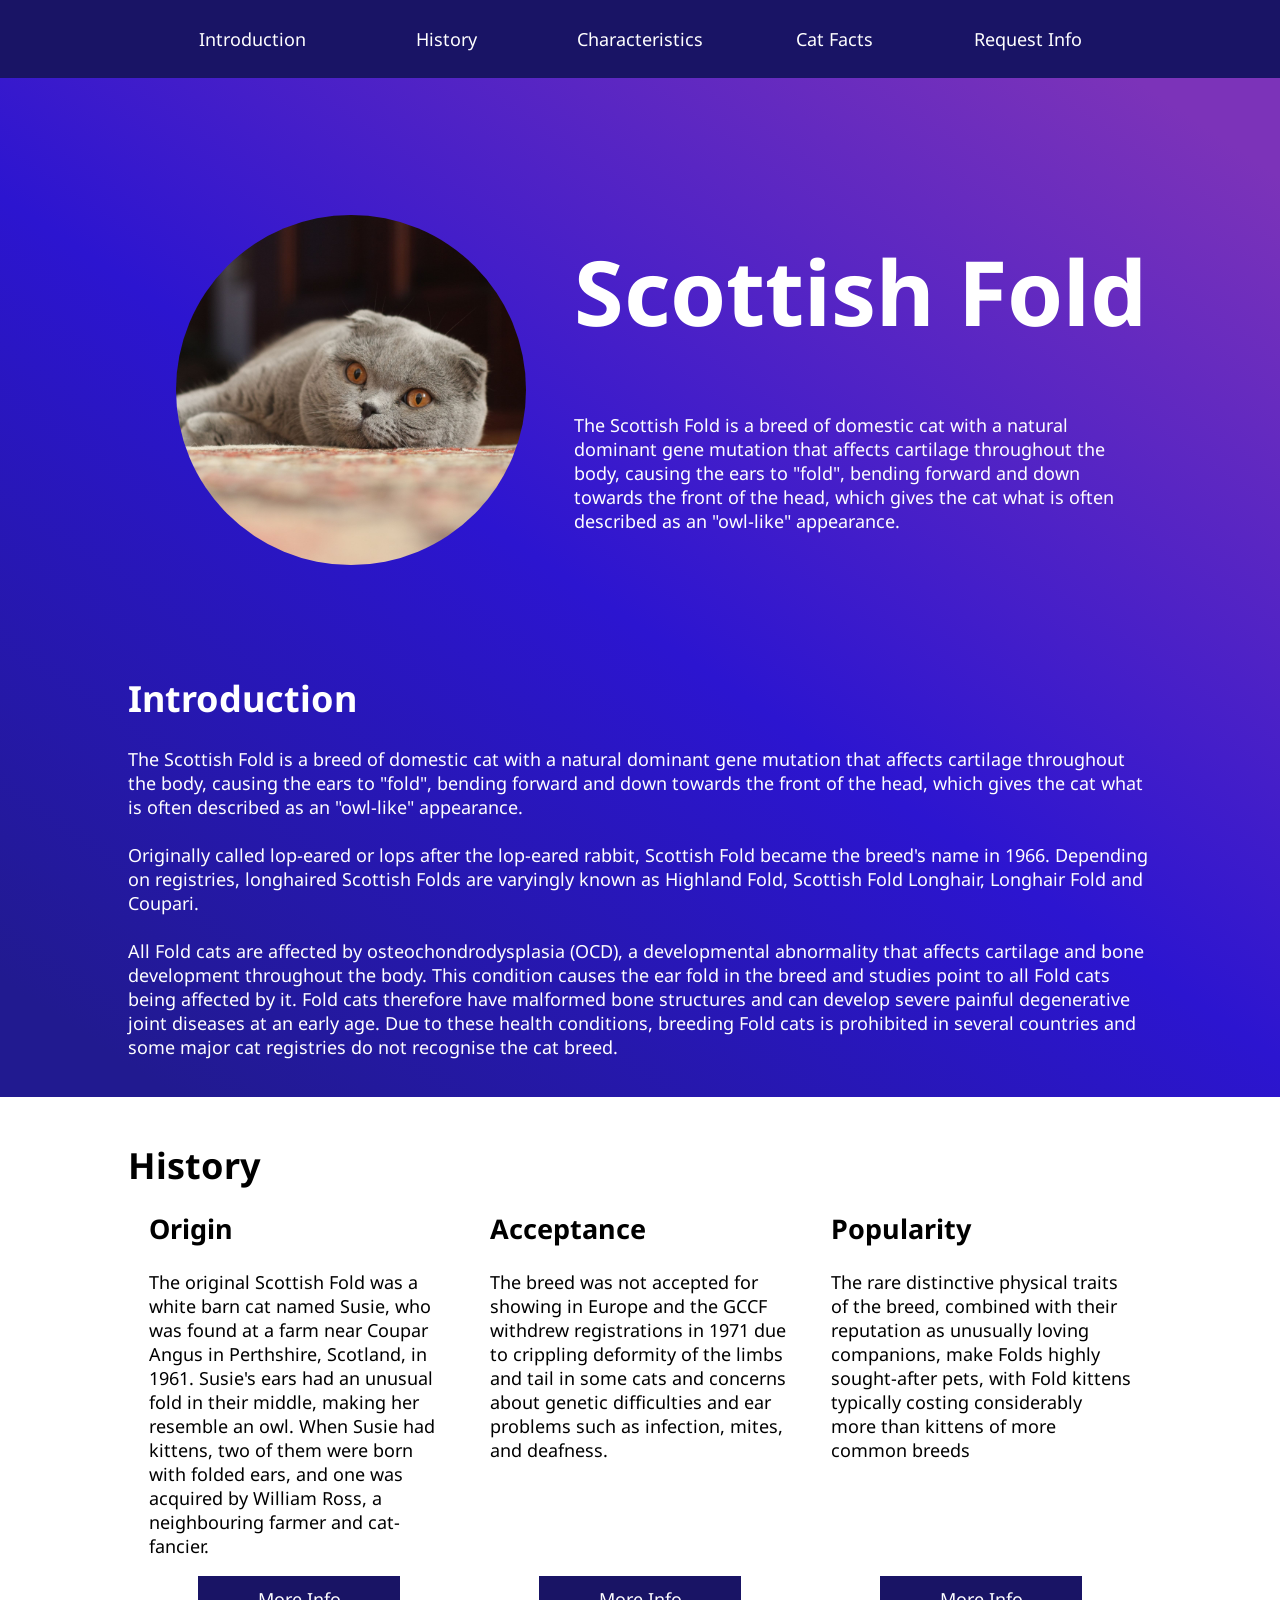
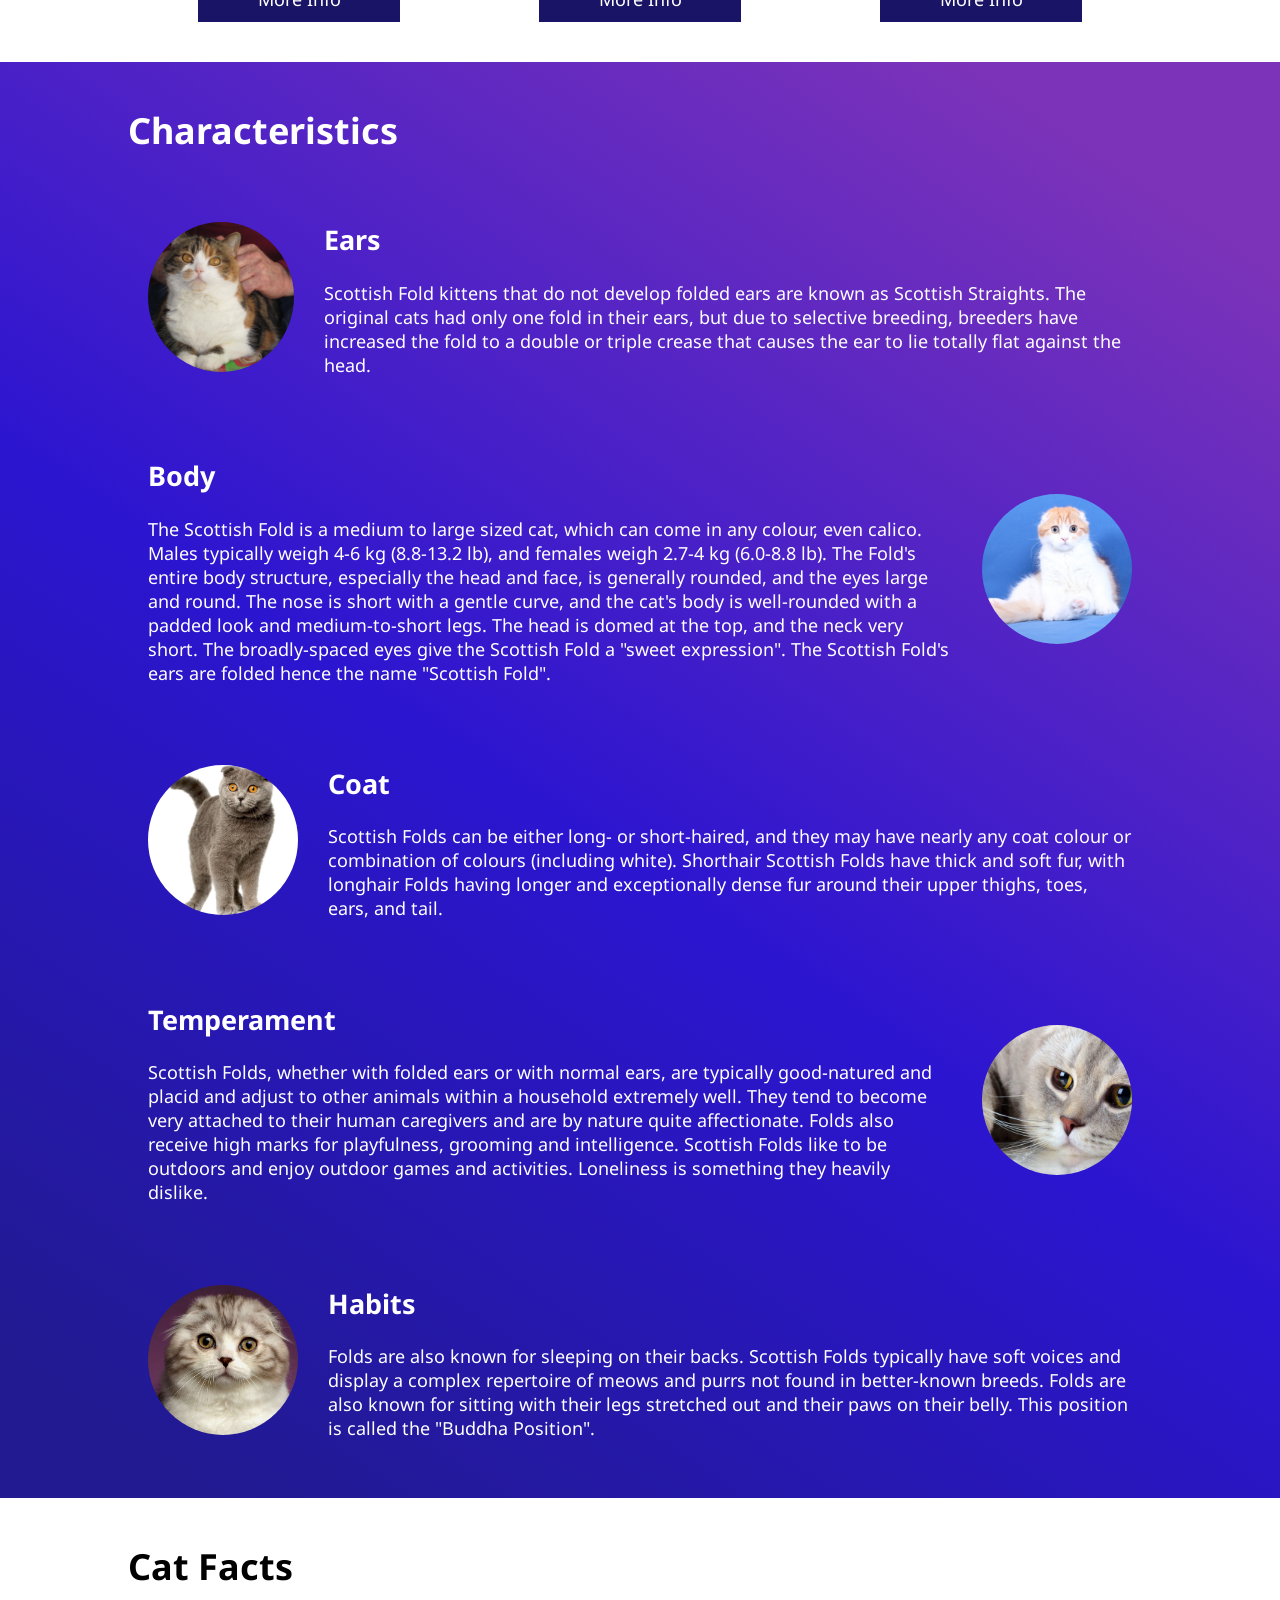
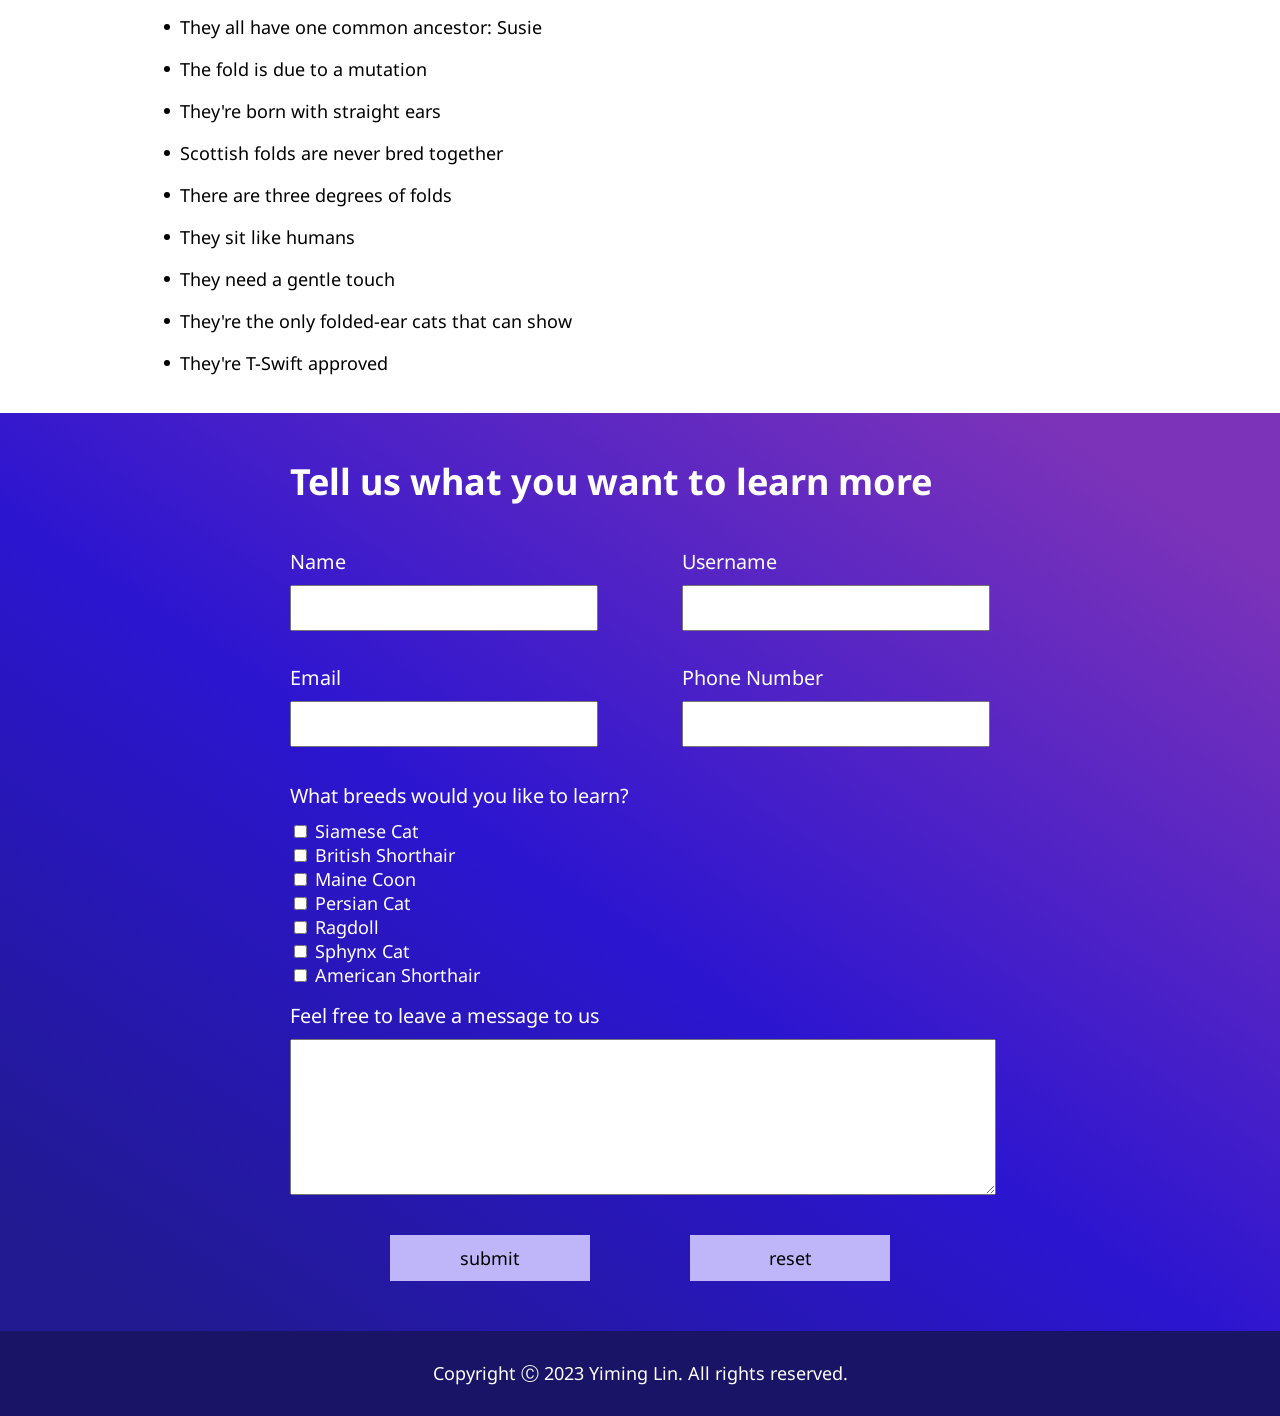
<file: hw4/code-review-codebase/index.html>
<!DOCTYPE html>
<html lang="en">
  <head>
    <meta charset="UTF-8" />
    <meta name="viewport" content="width=device-width, initial-scale=1.0" />
    <link rel="preconnect" href="https://fonts.googleapis.com" />
    <link rel="preconnect" href="https://fonts.gstatic.com" crossorigin />
    <link
      rel="stylesheet"
      href="https://cdnjs.cloudflare.com/ajax/libs/font-awesome/6.4.2/css/all.min.css"
      integrity="sha512-z3gLpd7yknf1YoNbCzqRKc4qyor8gaKU1qmn+CShxbuBusANI9QpRohGBreCFkKxLhei6S9CQXFEbbKuqLg0DA=="
      crossorigin="anonymous"
      referrerpolicy="no-referrer"
    />
    <link
      href="https://fonts.googleapis.com/css2?family=Lora&family=Noto+Sans:ital,wght@0,300;0,500;1,200;1,400&family=Poppins:wght@100;200;300;400&family=Raleway:wght@100;200;300&display=swap"
      rel="stylesheet"
    />
    <link rel="stylesheet" type="text/css" href="styles.css" />
    <title>Scottish Fold</title>
    <script defer src="index.js"></script>
  </head>
  <body>
    <header>
      <nav class="navbar large-screen-navbar">
        <ul class="nav-list">
          <li class="nav-list-item">
            <a href="#Introduction" class="nav-link hover-transition">Introduction</a>
          </li>
          <li class="nav-list-item">
            <a href="#History" class="nav-link hover-transition">History</a>
          </li>
          <li class="nav-list-item">
            <a href="#Characteristics" class="nav-link hover-transition">Characteristics</a>
          </li>
          <li class="nav-list-item">
            <a href="#CatFacts" class="nav-link hover-transition">Cat Facts</a>
          </li>
          <li class="nav-list-item">
            <a href="#RequestInfo" class="nav-link hover-transition">Request Info</a>
          </li>
        </ul>
      </nav>
      <nav class="navbar small-screen-navbar">
        <input type="checkbox" class="navbar-toggle-trigger" id="navbar-toggle-trigger" />
        <label
          for="navbar-toggle-trigger"
          id="navbar-toggle-expand-button"
          class="navbar-circular-icon-button"
          aria-label="open navbar list"
        >
          <i class="fa-solid fa-bars"></i>
        </label>
        <div
          id="small-screen-navbar-element-container"
          class="small-screen-navbar-element-container"
        >
          <ul class="nav-list">
            <li class="nav-list-item">
              <a href="#Introduction" class="nav-link hover-transition">Introduction</a>
            </li>
            <li class="nav-list-item">
              <a href="#History" class="nav-link hover-transition">History</a>
            </li>
            <li class="nav-list-item">
              <a href="#Characteristics" class="nav-link hover-transition">Characteristics</a>
            </li>
            <li class="nav-list-item">
              <a href="#CatFacts" class="nav-link hover-transition">Cat Facts</a>
            </li>
            <li class="nav-list-item">
              <a href="#RequestInfo" class="nav-link hover-transition">Request Info</a>
            </li>
          </ul>
        </div>
      </nav>
    </header>

    <div class="dark-background-container section-below-navbar">
      <div
        class="space-evenly-distributed-row-container vertically-stacked-mid-screen-container content-container"
      >
        <div class="landing-image"></div>
        <div class="landing-text-container">
          <h1 class="heading-1">Scottish Fold</h1>
          <p>
            The Scottish Fold is a breed of domestic cat with a natural dominant gene mutation that
            affects cartilage throughout the body, causing the ears to "fold", bending forward and
            down towards the front of the head, which gives the cat what is often described as an
            "owl-like" appearance.
          </p>
        </div>
      </div>
      <div id="Introduction" class="content-container">
        <h1>Introduction</h1>
        <p>
          The Scottish Fold is a breed of domestic cat with a natural dominant gene mutation that
          affects cartilage throughout the body, causing the ears to "fold", bending forward and
          down towards the front of the head, which gives the cat what is often described as an
          "owl-like" appearance.
          <br />
          <br />
          Originally called lop-eared or lops after the lop-eared rabbit, Scottish Fold became the
          breed's name in 1966. Depending on registries, longhaired Scottish Folds are varyingly
          known as Highland Fold, Scottish Fold Longhair, Longhair Fold and Coupari.
          <br />
          <br />
          All Fold cats are affected by osteochondrodysplasia (OCD), a developmental abnormality
          that affects cartilage and bone development throughout the body. This condition causes the
          ear fold in the breed and studies point to all Fold cats being affected by it. Fold cats
          therefore have malformed bone structures and can develop severe painful degenerative joint
          diseases at an early age. Due to these health conditions, breeding Fold cats is prohibited
          in several countries and some major cat registries do not recognise the cat breed.
        </p>
      </div>
    </div>

    <div id="History" class="content-container">
      <h1 class="clear-margin-bottom">History</h1>
      <div class="space-evenly-distributed-row-container vertically-stacked-mid-screen-container">
        <div class="card">
          <div>
            <h2 class="clear-margin-top">Origin</h2>
            <p>
              The original Scottish Fold was a white barn cat named Susie, who was found at a farm
              near Coupar Angus in Perthshire, Scotland, in 1961. Susie's ears had an unusual fold
              in their middle, making her resemble an owl. When Susie had kittens, two of them were
              born with folded ears, and one was acquired by William Ross, a neighbouring farmer and
              cat-fancier.
            </p>
          </div>
          <a class="more-info-button">More Info</a>
        </div>
        <div class="popup-section-container">
          <div class="popup-section">
            <div class="space-between-distributed-row-container">
              <h3>Origin</h3>
              <button class="close-popup-button">
                <i class="fa-solid fa-xmark"></i>
              </button>
            </div>
            <p>
              The original Scottish Fold was a white barn cat named Susie, who was found at a farm
              near Coupar Angus in Perthshire, Scotland, in 1961. Susie's ears had an unusual fold
              in their middle, making her resemble an owl. When Susie had kittens, two of them were
              born with folded ears, and one was acquired by William Ross, a neighbouring farmer and
              cat-fancier. Ross registered the breed with the Governing Council of the Cat Fancy
              (GCCF) in the United Kingdom in 1966 and started to breed Scottish Fold kittens with
              the help of geneticist Pat Turner. The breeding programme produced 76 kittens in the
              first three years - 42 with folded ears and 34 with straight ears. The conclusion from
              this was that the ear mutation is due to a simple dominant gene.
              <br />
              Susie's only reproducing offspring was a female Fold named Snooks who was also white;
              a second kitten was neutered shortly after birth. Three months after Snooks' birth,
              Susie was killed by a car. All Scottish Fold cats share a common ancestry to Susie.
            </p>
          </div>
        </div>

        <div class="card">
          <div>
            <h2 class="clear-margin-top">Acceptance</h2>
            <p>
              The breed was not accepted for showing in Europe and the GCCF withdrew registrations
              in 1971 due to crippling deformity of the limbs and tail in some cats and concerns
              about genetic difficulties and ear problems such as infection, mites, and deafness.
            </p>
          </div>
          <a class="more-info-button">More Info</a>
        </div>
        <div class="popup-section-container">
          <div class="popup-section">
            <div class="space-between-distributed-row-container">
              <h3>Acceptance</h3>
              <button class="close-popup-button">
                <i class="fa-solid fa-xmark"></i>
              </button>
            </div>
            <p>
              The breed was not accepted for showing in Europe and the GCCF withdrew registrations
              in 1971 due to crippling deformity of the limbs and tail in some cats and concerns
              about genetic difficulties and ear problems such as infection, mites, and deafness,
              but the Folds were exported to America and the breed continued to be established using
              crosses with British Shorthairs and American Shorthairs. Since the initial concerns
              were brought, the Fold breed has not had the mite and infection problems, though wax
              buildup in the ears may be greater than in other cats. The concerns about deformities
              may have been caused by osteochondrodysplasia, which causes abnormalities in bone and
              cartilage throughout the body.
            </p>
          </div>
        </div>

        <div class="card">
          <div>
            <h2 class="clear-margin-top">Popularity</h2>
            <p>
              The rare distinctive physical traits of the breed, combined with their reputation as
              unusually loving companions, make Folds highly sought-after pets, with Fold kittens
              typically costing considerably more than kittens of more common breeds
            </p>
          </div>
          <a class="more-info-button">More Info</a>
        </div>
        <div class="popup-section-container">
          <div class="popup-section">
            <div class="space-between-distributed-row-container">
              <h3>Popularity</h3>
              <button
                class="close-popup-button"
                aria-label="close popup window"
                title="close popup window"
              >
                <i class="fa-solid fa-xmark"></i>
              </button>
            </div>
            <p>
              The rare distinctive physical traits of the breed, combined with their reputation as
              unusually loving companions, make Folds highly sought-after pets, with Fold kittens
              typically costing considerably more than kittens of more common breeds. Scottish folds
              are also popular among celebrities, one of them being American singer Taylor Swift,
              who owns two Scottish fold cats named Meredith Grey (the titular character of the
              medical drama series Grey's Anatomy), and Olivia Benson (the protagonist of the police
              drama series Law & Order: Special Victims Unit).
            </p>
          </div>
        </div>
      </div>
    </div>

    <div class="dark-background-container">
      <div id="Characteristics" class="content-container">
        <h1>Characteristics</h1>
        <div class="space-between-distributed-row-container content-container">
          <img
            alt="A scottish fold kitten whose ears are hold by a pair of hands"
            class="characteristics-image"
            src="./images/Straight-eared_Scottish_Fold.jpg"
          />
          <div class="characteristics-text-margin-left">
            <h2>Ears</h2>
            <p>
              Scottish Fold kittens that do not develop folded ears are known as Scottish Straights.
              The original cats had only one fold in their ears, but due to selective breeding,
              breeders have increased the fold to a double or triple crease that causes the ear to
              lie totally flat against the head.
            </p>
          </div>
        </div>
        <div class="space-between-distributed-row-container content-container">
          <div class="characteristics-text-margin-right">
            <h2>Body</h2>
            <p>
              The Scottish Fold is a medium to large sized cat, which can come in any colour, even
              calico. Males typically weigh 4-6 kg (8.8-13.2 lb), and females weigh 2.7-4 kg
              (6.0-8.8 lb). The Fold's entire body structure, especially the head and face, is
              generally rounded, and the eyes large and round. The nose is short with a gentle
              curve, and the cat's body is well-rounded with a padded look and medium-to-short legs.
              The head is domed at the top, and the neck very short. The broadly-spaced eyes give
              the Scottish Fold a "sweet expression". The Scottish Fold's ears are folded hence the
              name "Scottish Fold".
            </p>
          </div>
          <img
            alt="A scottish fold kitten with white body and yellowish forehead"
            class="characteristics-image"
            src="./images/Rumfold_Red_Bull.png"
          />
        </div>
        <div class="space-between-distributed-row-container content-container">
          <img
            alt="A walking scottish fold kitten with grayish body and orange eyeballs"
            class="characteristics-image"
            src="./images/scottish-fold-2.jpg"
          />
          <div class="characteristics-text-margin-left">
            <h2>Coat</h2>
            <p>
              Scottish Folds can be either long- or short-haired, and they may have nearly any coat
              colour or combination of colours (including white). Shorthair Scottish Folds have
              thick and soft fur, with longhair Folds having longer and exceptionally dense fur
              around their upper thighs, toes, ears, and tail.
            </p>
          </div>
        </div>
        <div class="space-between-distributed-row-container content-container">
          <div class="characteristics-text-margin-right">
            <h2>Temperament</h2>
            <p>
              Scottish Folds, whether with folded ears or with normal ears, are typically
              good-natured and placid and adjust to other animals within a household extremely well.
              They tend to become very attached to their human caregivers and are by nature quite
              affectionate. Folds also receive high marks for playfulness, grooming and
              intelligence. Scottish Folds like to be outdoors and enjoy outdoor games and
              activities. Loneliness is something they heavily dislike.
            </p>
          </div>
          <img
            alt="The headshot of a scottish fold kitten with grayish skin looking to the side"
            class="characteristics-image"
            src="./images/scottish-fold-1.jpeg"
          />
        </div>
        <div class="space-between-distributed-row-container content-container">
          <img
            alt="The headshot of a scottish fold kitten looking straight ahead"
            class="characteristics-image"
            src="./images/scottish-fold-3.jpg"
          />
          <div class="characteristics-text-margin-left">
            <h2>Habits</h2>
            <p>
              Folds are also known for sleeping on their backs. Scottish Folds typically have soft
              voices and display a complex repertoire of meows and purrs not found in better-known
              breeds. Folds are also known for sitting with their legs stretched out and their paws
              on their belly. This position is called the "Buddha Position".
            </p>
          </div>
        </div>
      </div>
    </div>

    <div id="CatFacts" class="content-container">
      <h1>Cat Facts</h1>
      <div>
        <p class="cat-fact-list-item">
          <span class="bullet-point"></span>They all have one common ancestor: Susie
        </p>
        <p class="cat-fact-list-item">
          <span class="bullet-point"></span>The fold is due to a mutation
        </p>
        <p class="cat-fact-list-item">
          <span class="bullet-point"></span>They're born with straight ears
        </p>
        <p class="cat-fact-list-item">
          <span class="bullet-point"></span>Scottish folds are never bred together
        </p>
        <p class="cat-fact-list-item">
          <span class="bullet-point"></span>There are three degrees of folds
        </p>
        <p class="cat-fact-list-item"><span class="bullet-point"></span>They sit like humans</p>
        <p class="cat-fact-list-item"><span class="bullet-point"></span>They need a gentle touch</p>
        <p class="cat-fact-list-item">
          <span class="bullet-point"></span>They're the only folded-ear cats that can show
        </p>
        <p class="cat-fact-list-item"><span class="bullet-point"></span>They're T-Swift approved</p>
      </div>
    </div>

    <div class="dark-background-container">
      <form id="RequestInfo" class="content-container form">
        <h1>Tell us what you want to learn more</h1>
        <div class="space-between-distributed-row-container vertically-stacked-sm-screen-container">
          <p class="label-input-group form-element-container">
            <span class="form-label">Name</span>
            <input aria-label="name" class="form-input-box" type="text" id="name" name="name" />
          </p>
          <p class="label-input-group form-element-container">
            <span class="form-label">Username</span>
            <input
              aria-label="username"
              class="form-input-box"
              type="text"
              id="username"
              name="username"
            />
          </p>
        </div>
        <div class="space-between-distributed-row-container vertically-stacked-sm-screen-container">
          <p class="label-input-group form-element-container">
            <span class="form-label">Email</span>
            <input aria-label="email" class="form-input-box" type="email" id="email" name="email" />
          </p>
          <p class="label-input-group form-element-container">
            <span class="form-label">Phone Number</span>
            <input
              aria-label="phone"
              class="form-input-box"
              type="tel"
              id="phone-number"
              name="phone-number"
            />
          </p>
        </div>
        <div class="form-fieldset form-element-container">
          <p class="form-label">What breeds would you like to learn?</p>
          <div>
            <input type="checkbox" id="siamese" name="breed1" value="siamese" />
            <label for="siamese">Siamese Cat</label>
          </div>
          <div>
            <input type="checkbox" id="british-shorthair" name="breed2" value="british-shorthair" />
            <label for="british-shorthair">British Shorthair</label>
          </div>
          <div>
            <input type="checkbox" id="maine-coon" name="breed3" value="maine-coon" />
            <label for="maine-coon">Maine Coon</label>
          </div>
          <div>
            <input type="checkbox" id="persian-cat" name="breed4" value="persian-cat" />
            <label for="persian-cat">Persian Cat</label>
          </div>
          <div>
            <input type="checkbox" id="ragdoll" name="breed5" value="ragdoll" />
            <label for="ragdoll">Ragdoll</label>
          </div>
          <div>
            <input type="checkbox" id="sphynx-cat" name="breed6" value="sphynx-cat" />
            <label for="sphynx-cat">Sphynx Cat</label>
          </div>
          <div>
            <input
              type="checkbox"
              id="american-shorthair"
              name="breed"
              value="american-shorthair"
            />
            <label for="american-shorthair">American Shorthair</label>
          </div>
        </div>
        <label class="form-label" for="message">Feel free to leave a message to us</label>
        <textarea
          class="form-textarea form-element-container"
          name="message"
          id="message"
          cols="30"
          rows="10"
        ></textarea>
      </form>
      <div class="form space-evenly-distributed-row-container form-buttons-container">
        <input class="form-button" type="submit" value="submit" />
        <input class="form-button" type="reset" value="reset" />
      </div>
    </div>

    <footer class="footer">Copyright Ⓒ 2023 Yiming Lin. All rights reserved.</footer>
  </body>
</html>
</file>
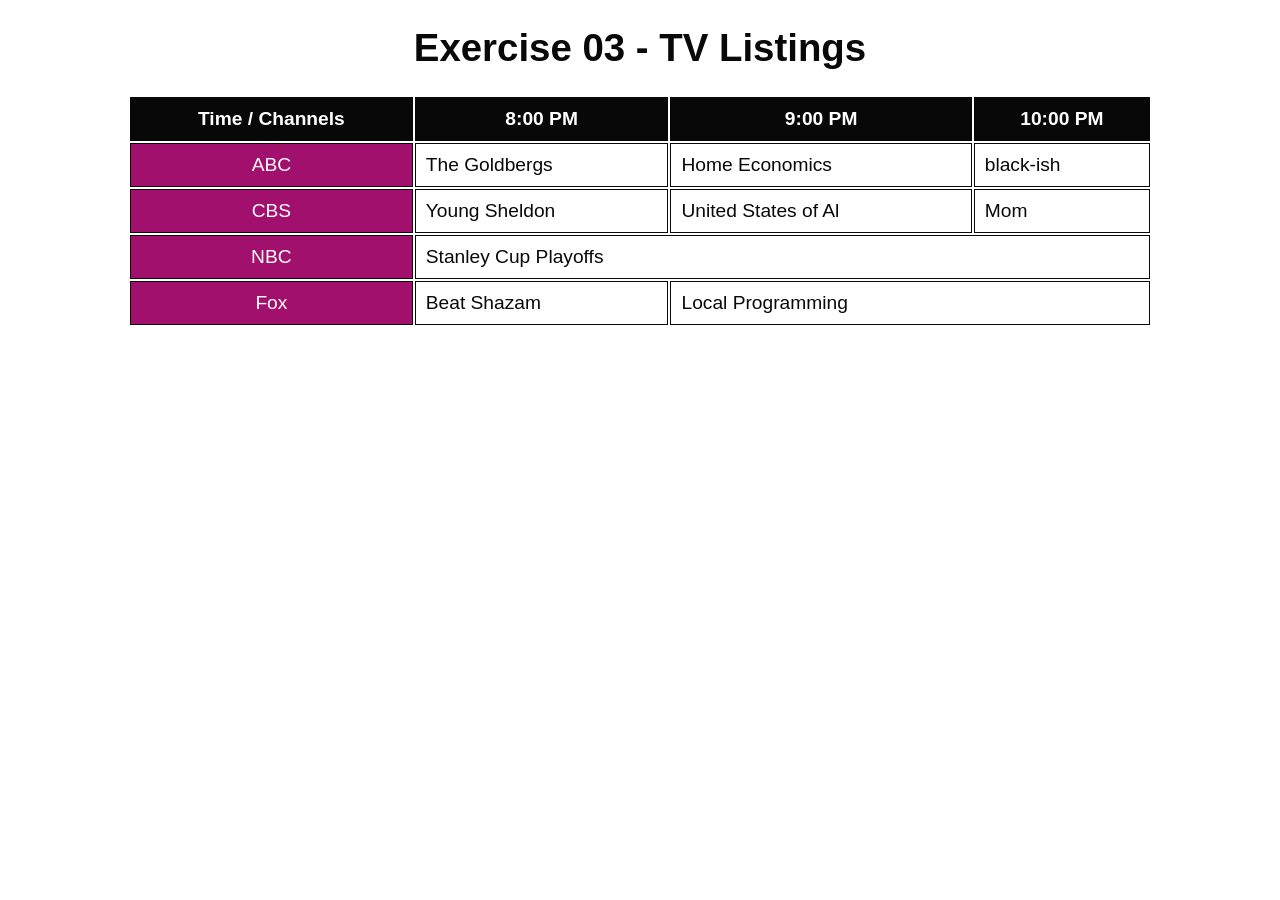
<file: hw2/03-table.html>
<!DOCTYPE html>
<html lang="en">
  <head>
    <meta charset="UTF-8" />
    <meta http-equiv="X-UA-Compatible" content="IE=edge" />
    <meta name="viewport" content="width=device-width, initial-scale=1.0" />
    <title>03 - Table</title>
    <link rel="stylesheet" href="styles.css" />
  </head>
  <body class="tvlistings">
    <main>
      <h1>Exercise 03 - TV Listings</h1>
      <!-- Add your code here -->
      <table class="listings">
        <thead>
          <tr>
            <th>Time / Channels</th>
            <th>8:00 PM</th>
            <th>9:00 PM</th>
            <th>10:00 PM</th>
          </tr>
        </thead>
        <tbody>
          <tr>
            <td>ABC</td>
            <td>The Goldbergs</td>
            <td>Home Economics</td>
            <td>black-ish</td>
          </tr>
          <tr>
            <td>CBS</td>
            <td>Young Sheldon</td>
            <td>United States of Al</td>
            <td>Mom</td>
          </tr>
          <tr>
            <td>NBC</td>
            <td colspan="3">Stanley Cup Playoffs</td>
          </tr>
          <tr>
            <td>Fox</td>
            <td>Beat Shazam</td>
            <td colspan="2">Local Programming</td>
          </tr>
        </tbody>
      </table>
    </main>
  </body>
</html>
</file>
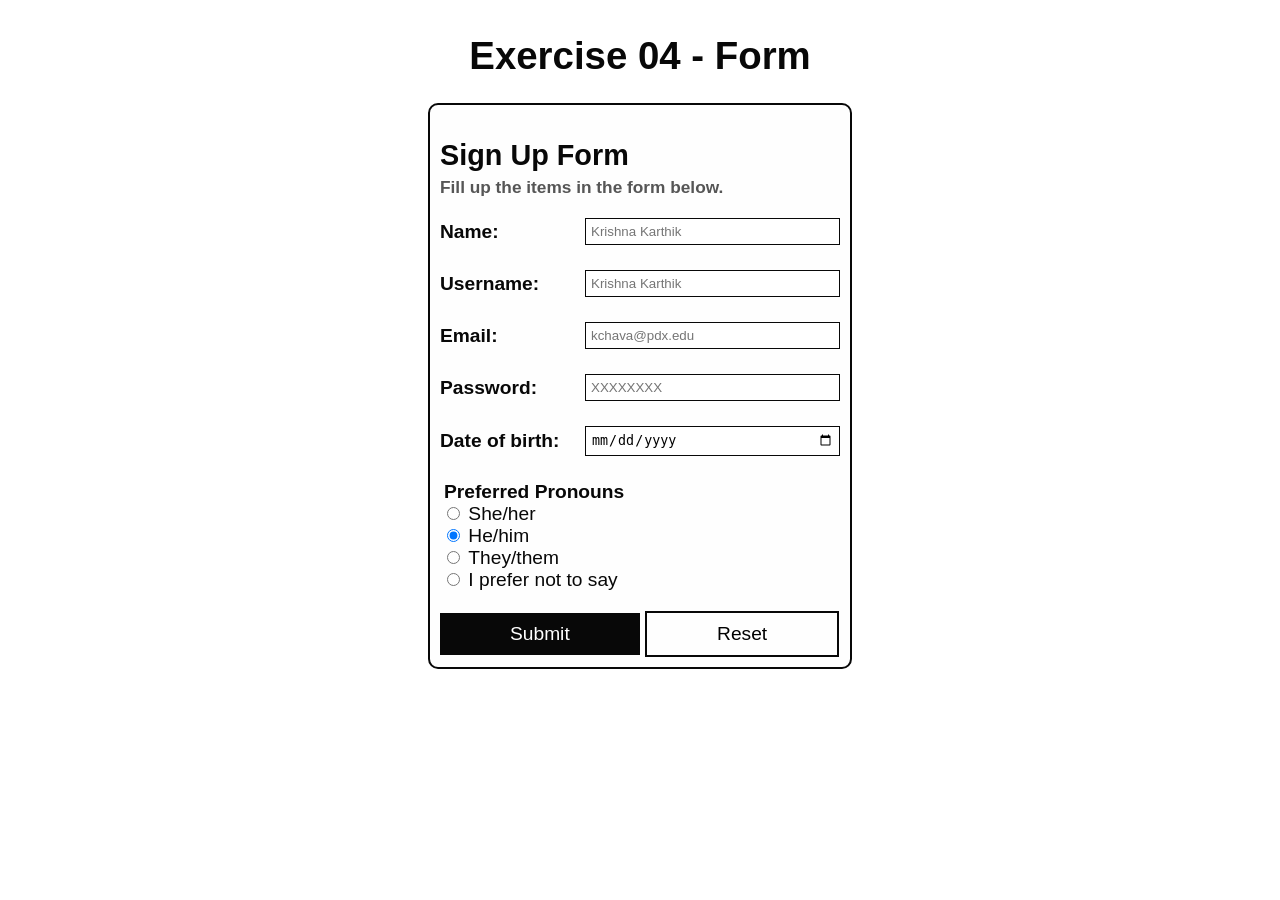
<file: hw2/04-form.html>
<!DOCTYPE html>
<html lang="en">
  <head>
    <meta charset="UTF-8" />
    <meta http-equiv="X-UA-Compatible" content="IE=edge" />
    <meta name="viewport" content="width=device-width, initial-scale=1.0" />
    <title>04 - Form</title>
    <link rel="stylesheet" href="styles.css" />
  </head>
  <body class="form">
    <main>
      <h1>Exercise 04 - Form</h1>
      <!-- Add your code here -->

      <section class="signup">
        <h2>Sign Up Form</h2>
        <h3>Fill up the items in the form below.</h3>

        <form action="/submit" method="post">
          <div class="formgroup">
            <label for="name">Name:</label>
            <input
              type="text"
              id="name"
              name="name"
              placeholder="Krishna Karthik"
              required
            />
          </div>
          <div class="formgroup">
            <label for="username">Username:</label>
            <input
              type="text"
              id="username"
              name="username"
              placeholder="Krishna Karthik"
              required
            />
          </div>
          <div class="formgroup">
            <label for="email">Email:</label>
            <input
              type="email"
              id="email"
              name="email"
              placeholder="kchava@pdx.edu"
              required
            />
          </div>
          <div class="formgroup">
            <label for="password">Password:</label>
            <input
              type="password"
              id="password"
              name="password"
              placeholder="XXXXXXXX"
              required
            />
          </div>
          <div class="formgroup">
            <label for="dob">Date of birth:</label>
            <input type="date" id="dob" name="dob" required />
          </div>
          <fieldset class="pronoungroup">
            <legend>Preferred Pronouns</legend>
            <input type="radio" id="sheher" name="pronouns" value="she/her" />
            <label for="sheher">She/her</label>
            <br />
            <input
              type="radio"
              id="hehim"
              name="pronouns"
              value="he/him"
              checked
            />
            <label for="hehim">He/him</label> <br />
            <input
              type="radio"
              id="theythem"
              name="pronouns"
              value="they/them"
            />
            <label for="theythem">They/them</label><br />
            <input
              type="radio"
              id="noanswer"
              name="pronouns"
              value="prefer not to say"
            />
            <label for="noanswer">I prefer not to say</label> <br />
          </fieldset>
          <div class="btngroup">
            <button type="submit" class="primarybutton">Submit</button>
            <button type="reset" class="secondarybutton">Reset</button>
          </div>
        </form>
      </section>
    </main>
  </body>
</html>
</file>
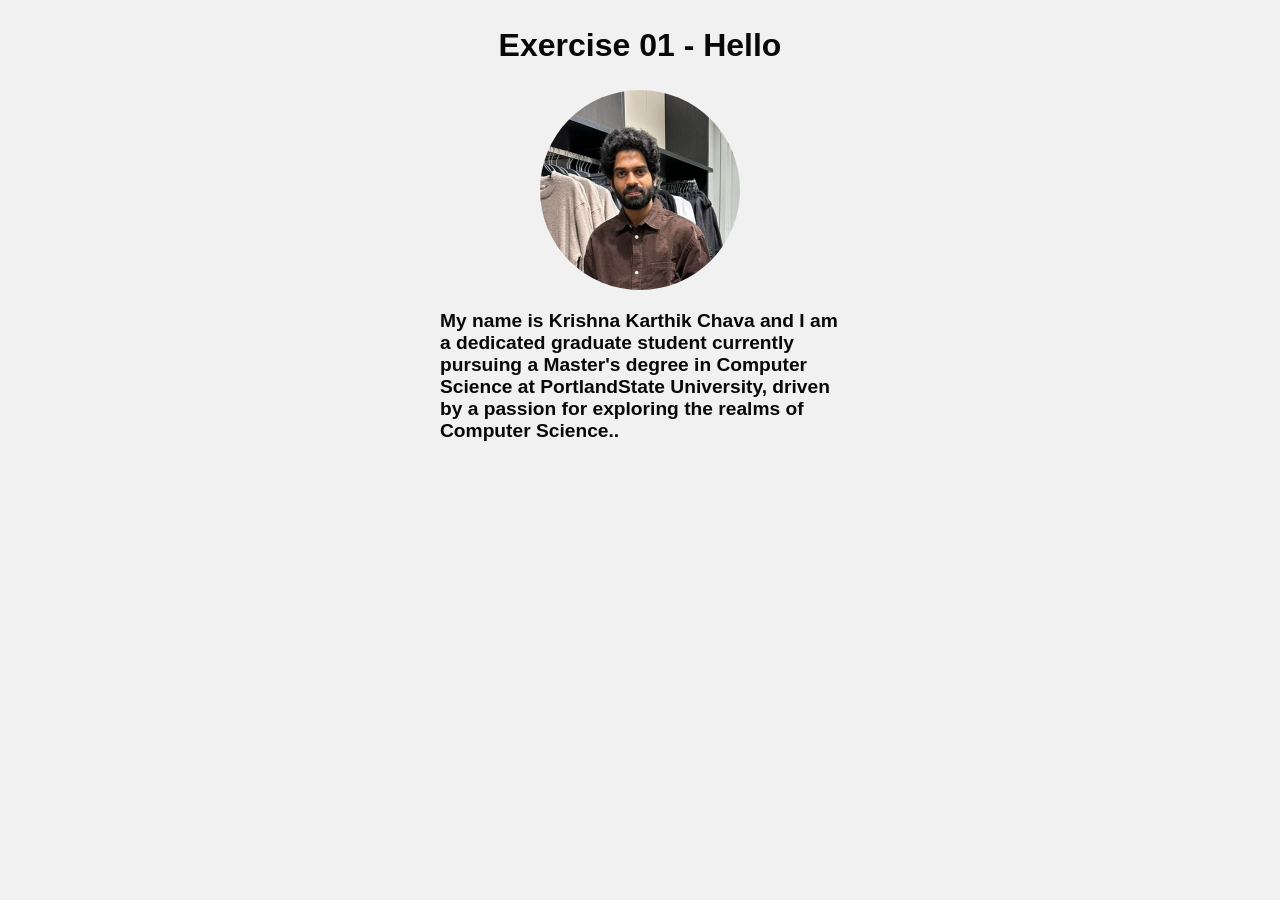
<file: hw3/01-hello.html>
<!DOCTYPE html>
<html lang="en">
  <head>
    <meta charset="UTF-8" />
    <meta http-equiv="X-UA-Compatible" content="IE=edge" />
    <meta name="viewport" content="width=device-width, initial-scale=1.0" />
    <title>01 - Hello</title>
    <link rel="stylesheet" href="styles.css" />
    <script defer src="01-hello.js"></script>
  </head>
  <body>
    <main>
      <h1>Exercise 01 - Hello</h1>
    </main>
  </body>
</html>
</file>
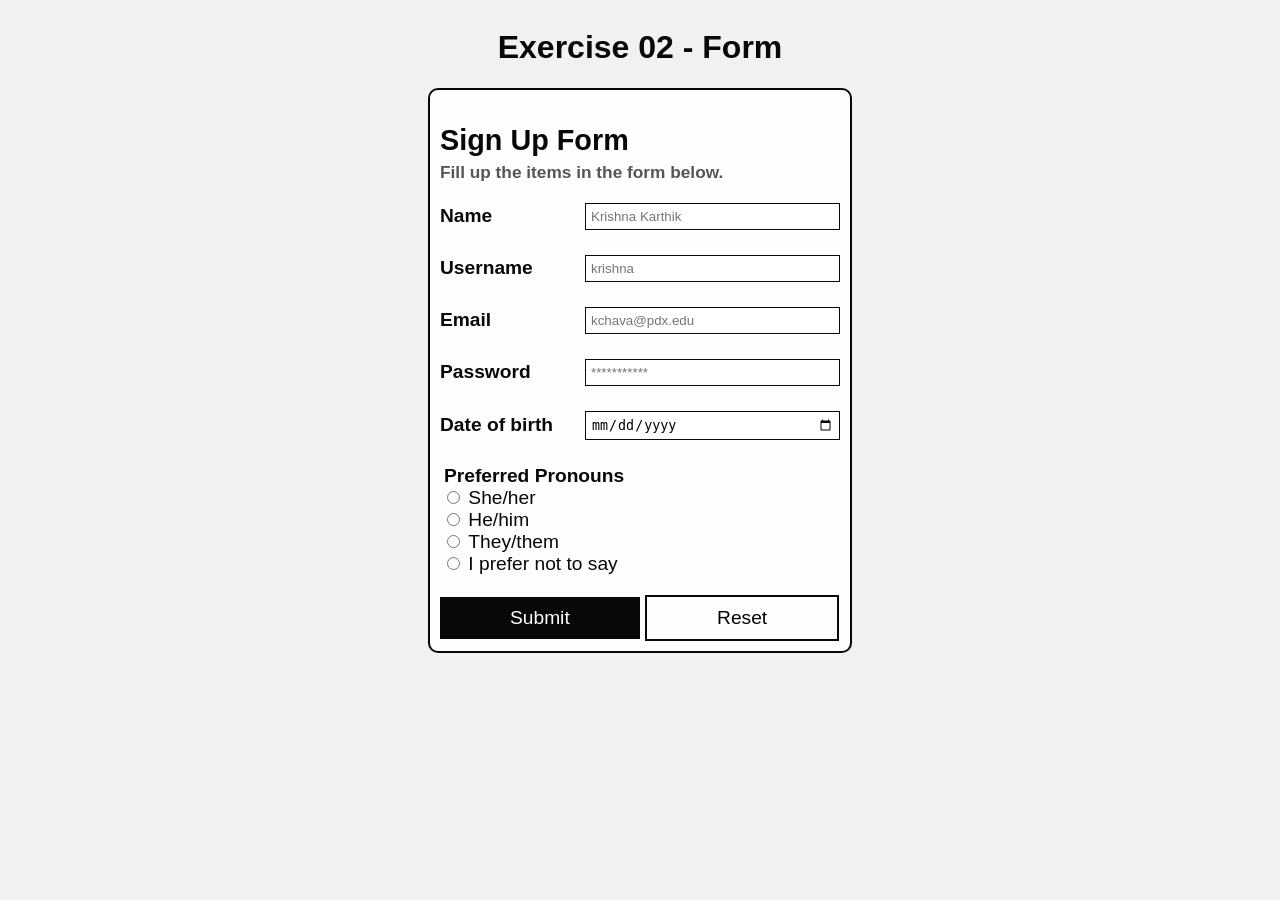
<file: hw3/02-form.html>
<!DOCTYPE html>
<html lang="en">
  <head>
    <meta charset="UTF-8" />
    <meta name="viewport" content="width=device-width, initial-scale=1.0" />
    <meta http-equiv="X-UA-Compatible" content="ie=edge" />
    <title>02 - Form</title>
    <link rel="stylesheet" href="styles.css" />
    <script defer src="02-form.js"></script>
  </head>
  <body class="mainform">
    <main>
      <h1>Exercise 02 - Form</h1>
      <!-- You can reuse the form you created in HW 2 -->

      <section class="inner-form">
        <h2>Sign Up Form</h2>
        <h3>Fill up the items in the form below.</h3>
        <form action="/submit" method="post">
          <div class="formgroup">
            <label for="name">Name</label>
            <input
              type="text"
              name="name"
              id="name"
              placeholder="Krishna Karthik"
              required
            />
          </div>
          <div class="formgroup">
            <label for="username">Username</label>
            <input
              type="text"
              name="username"
              id="username"
              placeholder="krishna"
              required
            />
          </div>
          <div class="formgroup">
            <label for="email">Email</label>
            <input
              type="email"
              name="email"
              id="email"
              placeholder="kchava@pdx.edu"
              required
            />
          </div>
          <div class="formgroup">
            <label for="password">Password</label>
            <input
              type="password"
              name="password"
              id="password"
              placeholder="***********"
              required
            />
          </div>
          <div class="formgroup">
            <label for="dob">Date of birth</label>
            <input
              type="date"
              name="dob"
              id="dob"
              required
            />
          </div>
          <fieldset class="pronoungroup">
            <legend>Preferred Pronouns</legend>
            <input type="radio" name="pronouns" id="She/her" value="She/her" />
            <label for="She/her">She/her</label>
            <br />
            <input type="radio" name="pronouns" id="He/him" value="He/him" />
            <label for="He/him">He/him</label>
            <br />
            <input
              type="radio"
              name="pronouns"
              id="They/them"
              value="They/them"
            />
            <label for="They/them">They/them</label>
            <br />
            <input
              type="radio"
              name="pronouns"
              id="Prefernottosay"
              value="Prefer not to say"
            />
            <label for="Prefernottosay">I prefer not to say</label>
          </fieldset>
          <div class="buttons">
            <input type="submit" class="submit" value="Submit" />
            <input type="reset" class="reset" value="Reset" />
          </div>
        </form>
      </section>
    </main>
  </body>
</html>
</file>
<file: hw4/code-review-codebase/styles.css>
:root {
  --darker-blue: rgb(25, 20, 101, 1);
  --darker-blue-transpaent: rgb(25, 20, 101, 0.7);
  --dark-blue: rgba(33, 26, 144, 1);
  --blue: rgba(44, 21, 208, 1);
  --light-blue: rgb(190, 182, 249);
  --purple: rgba(124, 51, 185, 1);
  --white: rgb(255, 255, 255);
  --transparent: rgba(0, 0, 0, 0);
  --light-gray: rgb(226, 226, 226);
  --darker-blue-even-transpaent: rgb(25, 20, 101, 0.2);
}

html {
  box-sizing: border-box;
  font-size: 18px;
  font-family: "Noto Sans", sans-serif;
  scroll-padding-top: 60px;
}

body {
  margin: 0;
  padding: 0;
}

.dark-background-container {
  background: var(--dark-blue);
  background: linear-gradient(34deg, var(--dark-blue) 6%, var(--blue) 46%, var(--purple) 91%);
  color: var(--white);
}

.content-container {
  padding: 20px;
  max-width: 1024px;
  margin: auto;
}

.space-evenly-distributed-row-container {
  display: flex;
  justify-content: space-evenly;
}

.space-between-distributed-row-container {
  display: flex;
  justify-content: space-between;
}

.more-info-button {
  text-align: center;
  background-color: var(--darker-blue);
  color: var(--white);
  border: 1px solid var(--darker-blue);
  width: 180px;
  margin: 0 auto;
  font-family: inherit;
  font-size: 1rem;
  display: block;
  padding: 10px;
}

.more-info-button:hover {
  background-color: var(--white);
  color: var(--darker-blue);
  cursor: pointer;
  transition: 0.25s;
}

.navbar-circular-icon-button {
  font-size: 1.5rem;
  color: var(--white);
  display: flex;
  justify-content: center;
  align-items: center;
  border-radius: 50%;
  width: 60px;
  height: 60px;
  background-color: transparent;
  border: none;
}

.navbar-circular-icon-button:hover {
  background-color: var(--light-gray);
  color: var(--darker-blue);
  cursor: pointer;
  transition: 0.25s;
}

.navbar-toggle-close-button {
  font-size: 1.5rem;
  color: var(--white);
  display: flex;
  justify-content: center;
  align-items: center;
  border-radius: 50%;
  width: 60px;
  height: 60px;
  background-color: transparent;
  border: none;
  margin: auto;
}

.navbar-toggle-close-button:hover {
  background-color: var(--light-gray);
  color: var(--darker-blue);
  cursor: pointer;
  transition: 0.25s;
}

.close-popup-button {
  font-size: 2rem;
  background-color: var(--white);
  display: flex;
  justify-content: center;
  align-items: center;
  border-radius: 50%;
  width: 60px;
  height: 60px;
  background-color: transparent;
  border: none;
}

.close-popup-button:hover {
  color: var(--darker-blue);
  background-color: var(--darker-blue-even-transpaent);
  cursor: pointer;
}

.form-button {
  width: 200px;
  background-color: var(--light-blue);
  color: black;
  border: 1px solid var(--light-blue);
  font-family: inherit;
  font-size: 1rem;
  display: block;
  padding: 10px;
  margin-bottom: 20px;
}

.form-button:hover {
  background-color: var(--darker-blue);
  color: var(--white);
  border: 1px solid var(--darker-blue);
  cursor: pointer;
  transition: 0.25s;
}

.navbar {
  position: fixed;
  width: 100%;
  padding: 15px;
  background-color: var(--darker-blue);
  box-sizing: border-box;
}

.navbar-toggle-trigger {
  display: none;
}

.navbar-toggle-trigger:checked ~ .small-screen-navbar-element-container {
  display: block;
}

.nav-list {
  padding: 0;
  margin: 0;
  list-style-type: none;
  display: flex;
  justify-content: center;
}

.nav-list-item {
  display: block;
  padding: 10px;
  width: 170px;
  text-align: center;
  border: 2px solid var(--transparent);
}

.nav-list-item:hover {
  border: 2px solid var(--white);
  border-radius: 20px;
  cursor: pointer;
}

.nav-link {
  text-decoration: none;
  color: var(--white);
}

.small-screen-navbar {
  display: none;
}

.small-screen-navbar-element-container {
  display: none;
}

.landing-image {
  width: 350px;
  height: 350px;
  margin: 45px;
  border-radius: 50%;
  display: block;
  align-self: start;
  background-image: url("./images/1920px-Adult_Scottish_Fold.jpg");
  background-position: center;
  background-size: cover;
}

.landing-text-container {
  max-width: 575px;
}

.heading-1 {
  font-size: 5rem;
}

.section-below-navbar {
  padding-top: 150px;
  min-height: calc(100vh - 150px);
}

.card {
  width: 300px;
  border-radius: 3px;
  padding: 10px;
  margin: 10px;
  display: flex;
  flex-direction: column;
  justify-content: space-between;
}

.clear-margin-top {
  margin-top: 0;
}

.clear-margin-bottom {
  margin-bottom: 0;
}

.popup-section-container {
  display: none;
  position: fixed;
  width: 100%;
  height: 100%;
  top: 0;
  left: 0;
  background-color: var(--darker-blue-transpaent);
}

.popup-section {
  background-color: var(--white);
  max-width: 846px;
  max-height: 70vh;
  overflow-y: scroll;
  margin: 150px auto;
  padding: 30px;
}

.characteristics-image {
  width: 150px;
  height: 150px;
  border-radius: 50%;
  align-self: center;
  object-fit: cover;
}

.characteristics-text-margin-left {
  margin-left: 30px;
}

.characteristics-text-margin-right {
  margin-right: 30px;
}

.cat-fact-list-item {
  display: flex;
  align-items: center;
}

.bullet-point {
  display: block;
  background-color: black;
  height: 6px;
  width: 6px;
  border-radius: 50%;
  margin-right: 10px;
  margin-left: 2em;
}

.form {
  width: 700px;
  margin: auto;
}

.form-label {
  display: block;
  margin-bottom: 10px;
  font-size: 1.1rem;
}

.form-input-box {
  width: 300px;
  height: 40px;
  font-size: inherit;
  font-family: inherit;
}

.form-fieldset {
  padding: 0;
  margin: 0;
  border: none;
}

.form-element-container {
  margin-bottom: 15px;
}

.form-buttons-container {
  padding-bottom: 30px;
}

.form-textarea {
  width: 100%;
}

.footer {
  background-color: var(--darker-blue);
  color: var(--white);
  padding: 30px;
  text-align: center;
}

@media screen and (max-width: 1023px) {
  .vertically-stacked-mid-screen-container {
    flex-direction: column;
  }

  html {
    scroll-padding-top: 320px;
  }

  .nav-list {
    flex-direction: column;
    align-items: center;
  }

  .small-screen-navbar {
    display: block;
  }

  .large-screen-navbar {
    display: none;
  }

  .landing-image {
    margin: auto;
  }

  .landing-text-container {
    max-width: unset;
  }

  .heading-1 {
    text-align: center;
  }

  .card {
    width: unset;
    border-radius: 3px;
    padding: 10px;
  }

  .popup-section {
    background-color: var(--white);
    margin: 150px 30px;
  }
}

@media screen and (max-width: 767px) {
  .vertically-stacked-sm-screen-container {
    flex-direction: column;
  }

  .landing-image {
    width: 250px;
    height: 250px;
  }

  .heading-1 {
    font-size: 4rem;
  }

  .characteristics-image {
    display: none;
  }

  .characteristics-text-margin-left {
    margin-left: 0px;
  }

  .characteristics-text-margin-right {
    margin-right: 0px;
  }

  .form {
    width: unset;
  }

  .label-input-group {
    display: flex;
    justify-content: space-between;
  }
}

@media screen and (max-width: 600px) {
  .label-input-group {
    flex-direction: column;
  }

  .form-input-box {
    width: 100%;
  }

  .form-button {
    width: 180px;
  }
}
</file>
<file: hw2/styles.css>
* {
  box-sizing: border-box;
}

:root {
  --black: #080808;
  --white: #fefefe;
  --gray: #565656;

  --teal: #006060;
  --violetred: #a2106d;
  --orange: #ffa500;
}

body {
  font-family: 'Open Sans', 'Helvetica Neue', sans-serif;
  font-size: 1.2em;
  color: var(--black);
}

h1 {
  text-align: center;
}

form {
  width: 400px;
}

/* Code for exercise 01-navbar */

.navbarhtml {
  margin: 0px;
  padding: 0px;
}
.navbar {
  background-color: var(--black);
  height: 60px;
  padding: 0px;
}
.navbar a {
  text-decoration: none;
  margin: 0px;
  color: var(--white);
}
.navbar ul {
  list-style-type: none;
  margin: 0px;
  padding: 0px 10px 0px 10px;
  display: flex;
  justify-content: space-between;
}
.navbar li {
  display: inline-block;
  margin: 0px;
  padding: 17px;
  border-left: 10px;
  border-left-style: solid;
  border-right: 10px;
  border-right-style: solid;
  border-width: 0px;
}
.navbar li:hover {
  background-color: var(--violetred);
}

@media (min-width: 800px) {
  .navbar ul {
    justify-content: right;

    border-left: 0px;
    border-left-style: none;
    border-right: 0px;
    border-right-style: none;
    border-width: 0px;
  }
}

/* Code for exercise 02-cards */

.cards {
  display: flex;
  justify-content: center;
  align-items: center;
}

.card {
  width: 350px;
  border: 2px solid var(--black);
  background-color: var(--white);
  padding: 15px;
}

.cardheader {
  font-size: 24px;
  font-weight: bold;
  text-align: center;
  padding-top: 15px;
  margin-top: 0px;
}

.cardimage {
  display: flex;
  justify-content: center;
  margin-bottom: 15px;
}

.cardimage img {
  max-width: 250px;
}

.cardcontent {
  font-size: 18px;
  color: var(--gray);
  word-break: initial;
}

.cardfooter {
  margin-top: 15px;
  text-align: center;
}

.cardfooter button {
  background-color: var(--black);
  color: var(--white);
  padding: 10px 125px;
  border: 0;
}

.cardfooter button:hover {
  background-color: var(--violetred);
}

.cardscontainer {
  display: flex;
  flex-direction: column;
  align-items: center;
  gap: 30px;
}

@media (min-width: 1000px) {
  .cardscontainer {
    flex-direction: row;
    justify-content: center;
  }

  .card {
    height: 520px;
    width: 300px;
  }

  .cardcontent {
    font-size: 16px;
    color: var(--gray);
    word-break: initial;
  }

  .cardfooter button {
    padding: 10px 100px;
  }
}

/* Code for exercise 03-table */

.tvlistings {
  justify-content: center;
  align-items: center;
  color: var(--black);
  margin: 0px;
  text-align: center;
}

.listings {
  width: 80%;
  margin: 0px auto;
  border-collapse: separate;
  border-spacing: 2px;
}

.listings th,
.listings td {
  border: 1px solid var(--black);
  padding: 10px;
}

.listings th {
  background-color: var(--black);
  color: var(--white);
  text-align: center;
}

.listings td {
  text-align: left;
}

.listings td:first-child {
  background-color: var(--violetred);
  color: var(--white);
  text-align: center;
}

.listings tbody tr:hover {
  background-color: var(--orange);
}

@media (max-width: 600px) {
  .listings th,
  .listings td {
    font-size: 0.8em;
    padding: 5px;
  }
}

/* Code for exercise 04-form */
.form {
  display: flex;
  justify-content: center;
  align-items: center;
}

.signup {
  padding: 10px;
  border: 2px solid var(--black);
  margin: auto;
  background-color: var(--white);
  border-radius: 10px;
}

.signup h2 {
  text-align: left;
  margin-bottom: 2px;
}

.signup h3 {
  margin-top: 5px;
  margin-bottom: 20px;
  font-weight: bold;
  color: var(--gray);
  font-size: 0.9em;
}

.formgroup {
  margin-bottom: 25px;
  display: flex;
  align-items: center;
}

.formgroup label {
  width: 130px;
  text-align: left;
  margin-right: 15px;
  font-weight: bold;
}

.formgroup input[type="text"],
.formgroup input[type="email"],
.formgroup input[type="password"],
.formgroup input[type="date"] {
  width: calc(100% - 145px);
  padding: 5px;
  border: 1px solid var(--black);
}

.btngroup {
  gap: 3px;
  margin-top: 20px;
}

.primarybutton,
.secondarybutton {
  padding: 10px 70px;
  border: 0;
  font-size: 1em;
}

.primarybutton {
  background-color: var(--black);
  color: var(--white);
}

.primarybutton:hover {
  background-color: var(--violetred);
}

.secondarybutton {
  background-color: var(--white);
  border: 2px solid var(--black);
}

.secondarybutton:hover {
  background-color: #e1e1e1;
}

.pronoungroup {
  border: 0;
  padding: 0px;
  font-weight: bold;
}

.pronoungroup label {
  font-weight: normal;
}

@media (max-width: 800px) {
  .primarybutton,
  .secondarybutton {
    padding: 10px 65px;
    font-size: 0.9em;
  }

  .btngroup {
    display: flex;
    gap: 10px;
    margin-top: 20px;
  }
}
</file>
<file: hw3/styles.css>
* {
  box-sizing: border-box;
}

:root {
  --black: #080808;
  --white: #fefefe;
  --gray: #565656;
  --light-light-gray: rgba(120, 118, 118, 0.1);
  --light-gray: rgba(120, 118, 118, 0.5);

  --teal: #006060;
  --violetred: #a2106d;
  --orange: #ffa500;
}

html {
  background-color: var(--light-light-gray);
}

body {
  font-family: "Open Sans", "Helvetica Neue", sans-serif;
  font-size: 1.2em;
  color: var(--black);
}

h1 {
  text-align: center;
  font-size: 2rem;
}

form {
  width: 400px;
}

/* Code for exercise 01-hello */

.img {
  display: block;
  margin: auto;
  border-radius: 50%;
}

.bio {
  margin: 20px auto;
  width: 400px;
}

.bio .first-sentence {
  font-weight: bold;
}

/* Code for exercise 02-form */

.mainform {
  justify-content: center;
  align-items: center;
  display: flex;
}

.inner-form {
  padding: 10px;
  border: 2px solid var(--black);
  margin: auto;
  background-color: var(--white);
  border-radius: 10px;
}

.inner-form h2 {
  text-align: left;
  margin-bottom: 2px;
}

.inner-form h3 {
  margin-top: 5px;
  margin-bottom: 20px;
  font-weight: bold;
  color: var(--gray);
  font-size: 0.9em;
}

.formgroup {
  margin-bottom: 25px;
  display: flex;
  align-items: center;
}

.formgroup label {
  width: 130px;
  text-align: left;
  margin-right: 15px;
  font-weight: bold;
}

.formgroup input[type="text"],
.formgroup input[type="email"],
.formgroup input[type="password"],
.formgroup input[type="date"] {
  width: calc(100% - 145px);
  border: 1px solid var(--black);
  padding: 5px;
}

.buttons {
  gap: 3px;
  margin-top: 20px;
}

.submit,
.reset {
  padding: 10px 70px;
  border: 0;
  font-size: 1em;
}

.submit {
  background-color: var(--black);
  color: var(--white);
}

.submit:hover {
  background-color: var(--violetred);
}

.reset {
  background-color: var(--white);
  border: 2px solid var(--black);
}

.reset:hover {
  background-color: #e1e1e1;
}

.pronoungroup {
  border: 0;
  padding: 0px;
  font-weight: bold;
}

.pronoungroup label {
  font-weight: normal;
}

@media (max-width: 800px) {
  .submit,
  .reset {
    padding: 10px 65px;
    font-size: 0.9em;
  }

  .buttons {
    display: flex;
    gap: 10px;
    margin-top: 20px;
  }
}

/* Code for exercise 03-starships */

.btn-group {
  margin: auto;
  width: 100%;
  display: flex;
  justify-content: center;
  gap: 20px;
  margin-bottom: 20px;
}

.btn {
  padding: 10px;
  width: 70px;
  background-color: var(--black);
  color: var(--white);
  border: 0;
}

.btn:hover,
.btn:focus {
  background-color: var(--violetred);
}

.starships {
  background-color: var(--white);
  padding: 15px;
  border-radius: 8px;
  box-shadow: 0 2px 10px rgba(0, 0, 0, 0.1);
  margin: 10px;
  display: flex;
  flex-direction: column;
  gap: 10px;
}

.starships .starshipshead {
  margin: 0;
  display: flex;
  justify-content: space-between;
  align-items: center;
  font-size: 0.8em;
  padding-top: 10px;
}

.starships .starshipshead .costspan {
  font-weight: bold;
  font-size: large;
}

.starships .manufacturer,
.starships .specs p {
  color: var(--black);
  margin: 0;
  font-size: 0.9em;
}

.specs {
  display: flex;
  justify-content: space-between;
  align-items: flex-start;
  padding-top: 10px;
}

.spec {
  display: flex;
  width: 40%;
  flex-direction: column;
  align-items: center;
  justify-content: flex-start;
  height: 100%;
}

.specs-value {
  font-weight: bold;
}

.specs-label {
  text-align: center;
}

.divider {
  display: flex;
  height: 100%;
  width: 1px;
  background-color: var(--light-gray);
}

#results {
  display: flex;
  flex-wrap: wrap;
  justify-content: center;
}

@media (max-width: 768px) {
  #results {
    flex-direction: column;
  }

  .starships {
    width: 95%;
  }

  .divider {
    height: 100px;
    width: 1px;
    background-color: var(--light-gray);
  }
}

@media (min-width: 769px) {
  .starships {
    width: calc(50% - 20px);
  }

  #results {
    flex-direction: row;
    flex-wrap: wrap;
  }
}
</file>
